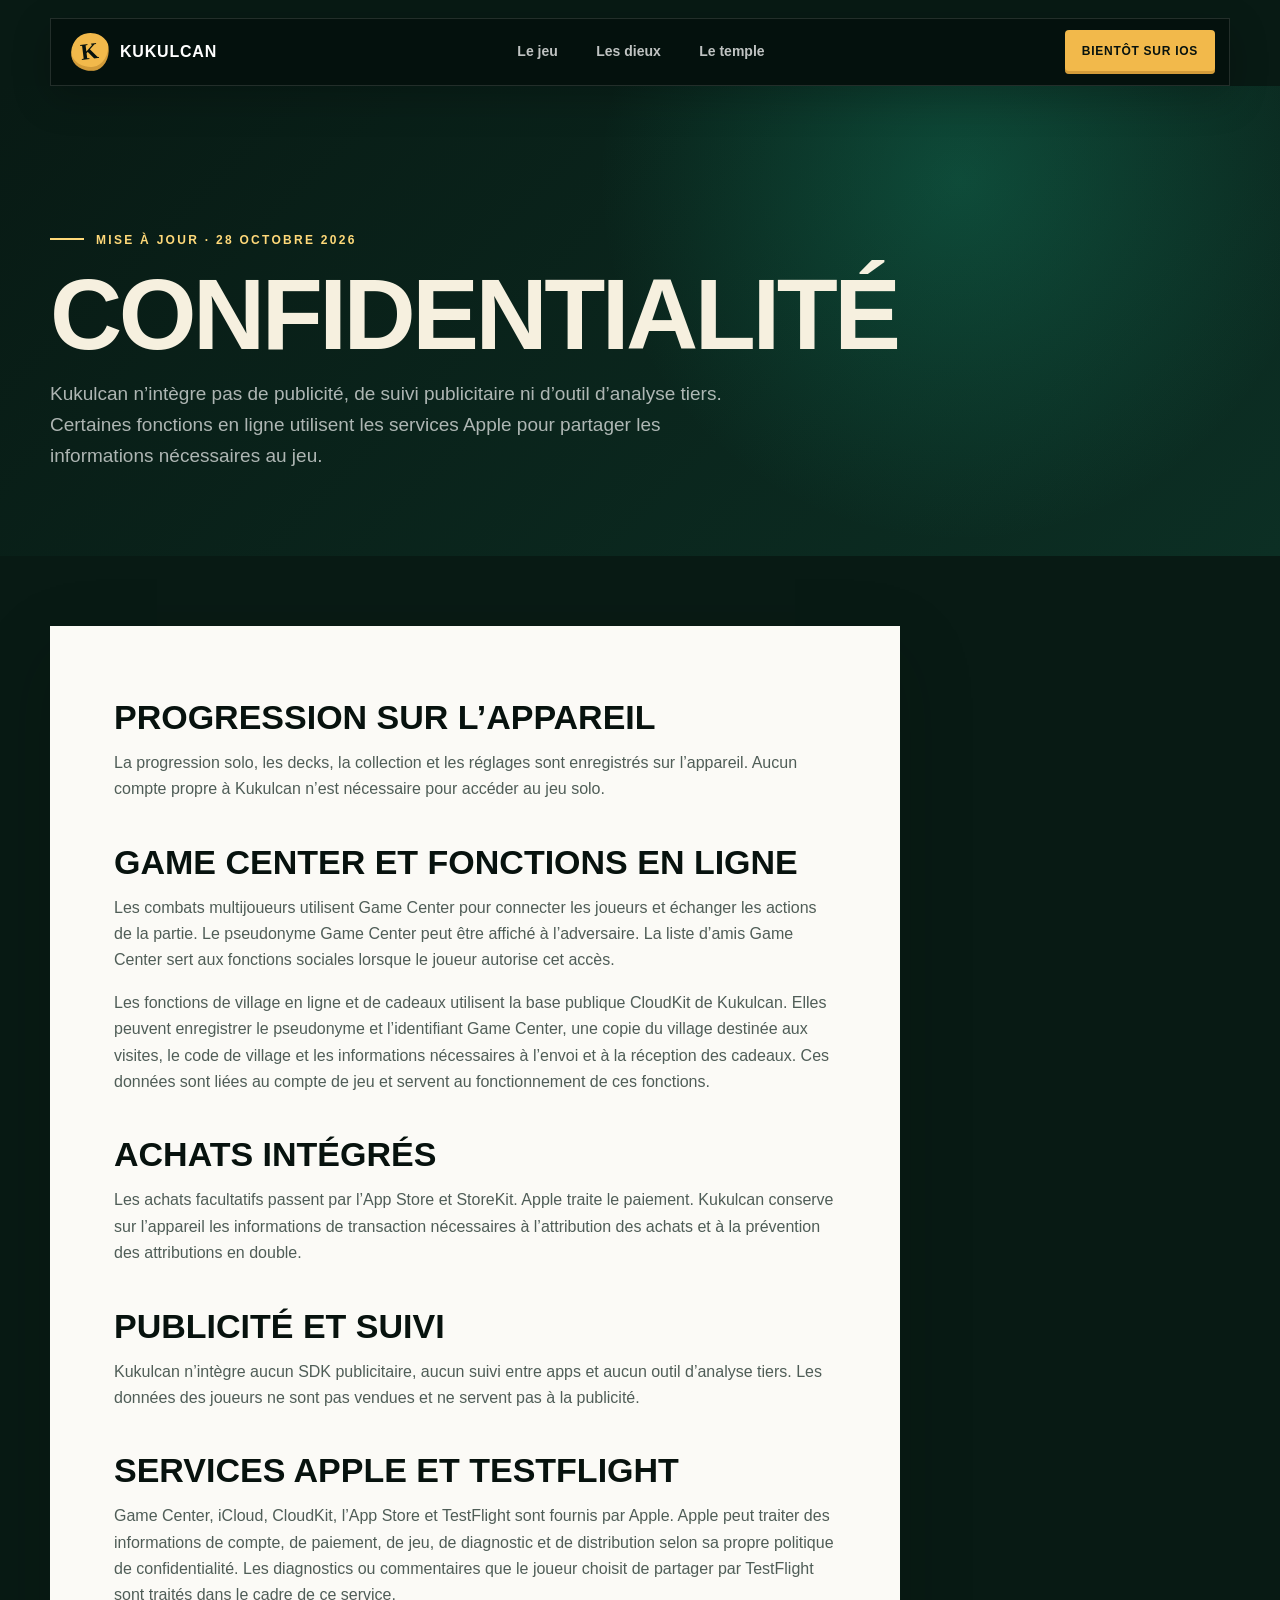
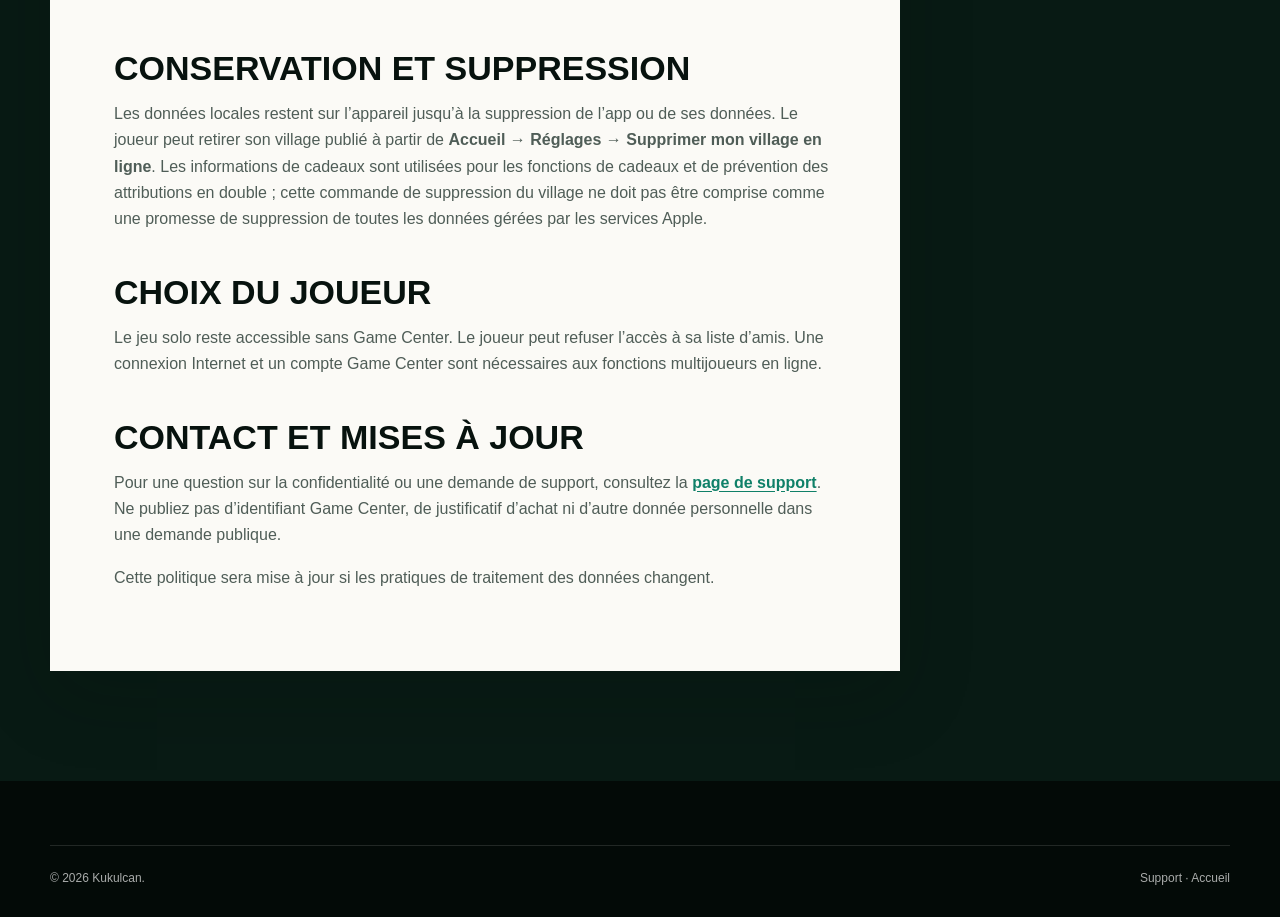
<file: privacy.html>
<!doctype html>
<html lang="fr">
<head>
  <meta charset="utf-8">
  <meta name="viewport" content="width=device-width, initial-scale=1">
  <meta name="theme-color" content="#081a14">
  <meta name="description" content="Politique de confidentialité de Kukulcan.">
  <title>Confidentialité — Kukulcan</title>
  <link rel="icon" href="favicon.svg" type="image/svg+xml">
  <link rel="stylesheet" href="styles.css">
</head>
<body class="page-shell">
  <header class="site-header page-header">
    <a class="brand" href="index.html" aria-label="Kukulcan — Accueil"><span class="brand-mark" aria-hidden="true">K</span><span class="brand-name">Kukulcan</span></a>
    <nav class="main-nav" aria-label="Navigation principale"><a href="index.html#jeu">Le jeu</a><a href="index.html#dieux">Les dieux</a><a href="index.html#temple">Le temple</a></nav>
    <a class="nav-cta" href="index.html#beta">Bientôt sur iOS</a>
  </header>
  <main>
    <section class="page-hero"><div class="wrap"><p class="eyebrow light">Mise à jour · 28 octobre 2026</p><h1>Confidentialité</h1><p>Kukulcan n’intègre pas de publicité, de suivi publicitaire ni d’outil d’analyse tiers. Certaines fonctions en ligne utilisent les services Apple pour partager les informations nécessaires au jeu.</p></div></section>
    <section class="content-page"><div class="wrap"><article class="content-panel">
      <h2>Progression sur l’appareil</h2>
      <p>La progression solo, les decks, la collection et les réglages sont enregistrés sur l’appareil. Aucun compte propre à Kukulcan n’est nécessaire pour accéder au jeu solo.</p>
      <h2>Game Center et fonctions en ligne</h2>
      <p>Les combats multijoueurs utilisent Game Center pour connecter les joueurs et échanger les actions de la partie. Le pseudonyme Game Center peut être affiché à l’adversaire. La liste d’amis Game Center sert aux fonctions sociales lorsque le joueur autorise cet accès.</p>
      <p>Les fonctions de village en ligne et de cadeaux utilisent la base publique CloudKit de Kukulcan. Elles peuvent enregistrer le pseudonyme et l’identifiant Game Center, une copie du village destinée aux visites, le code de village et les informations nécessaires à l’envoi et à la réception des cadeaux. Ces données sont liées au compte de jeu et servent au fonctionnement de ces fonctions.</p>
      <h2>Achats intégrés</h2>
      <p>Les achats facultatifs passent par l’App Store et StoreKit. Apple traite le paiement. Kukulcan conserve sur l’appareil les informations de transaction nécessaires à l’attribution des achats et à la prévention des attributions en double.</p>
      <h2>Publicité et suivi</h2>
      <p>Kukulcan n’intègre aucun SDK publicitaire, aucun suivi entre apps et aucun outil d’analyse tiers. Les données des joueurs ne sont pas vendues et ne servent pas à la publicité.</p>
      <h2>Services Apple et TestFlight</h2>
      <p>Game Center, iCloud, CloudKit, l’App Store et TestFlight sont fournis par Apple. Apple peut traiter des informations de compte, de paiement, de jeu, de diagnostic et de distribution selon sa propre politique de confidentialité. Les diagnostics ou commentaires que le joueur choisit de partager par TestFlight sont traités dans le cadre de ce service.</p>
      <h2>Conservation et suppression</h2>
      <p>Les données locales restent sur l’appareil jusqu’à la suppression de l’app ou de ses données. Le joueur peut retirer son village publié à partir de <strong>Accueil → Réglages → Supprimer mon village en ligne</strong>. Les informations de cadeaux sont utilisées pour les fonctions de cadeaux et de prévention des attributions en double ; cette commande de suppression du village ne doit pas être comprise comme une promesse de suppression de toutes les données gérées par les services Apple.</p>
      <h2>Choix du joueur</h2>
      <p>Le jeu solo reste accessible sans Game Center. Le joueur peut refuser l’accès à sa liste d’amis. Une connexion Internet et un compte Game Center sont nécessaires aux fonctions multijoueurs en ligne.</p>
      <h2>Contact et mises à jour</h2>
      <p>Pour une question sur la confidentialité ou une demande de support, consultez la <a href="support.html">page de support</a>. Ne publiez pas d’identifiant Game Center, de justificatif d’achat ni d’autre donnée personnelle dans une demande publique.</p>
      <p>Cette politique sera mise à jour si les pratiques de traitement des données changent.</p>
    </article></div></section>
  </main>
  <footer class="site-footer"><div class="wrap footer-bottom"><p>© 2026 Kukulcan.</p><p><a href="support.html">Support</a> · <a href="index.html">Accueil</a></p></div></footer>
</body>
</html>
</file>
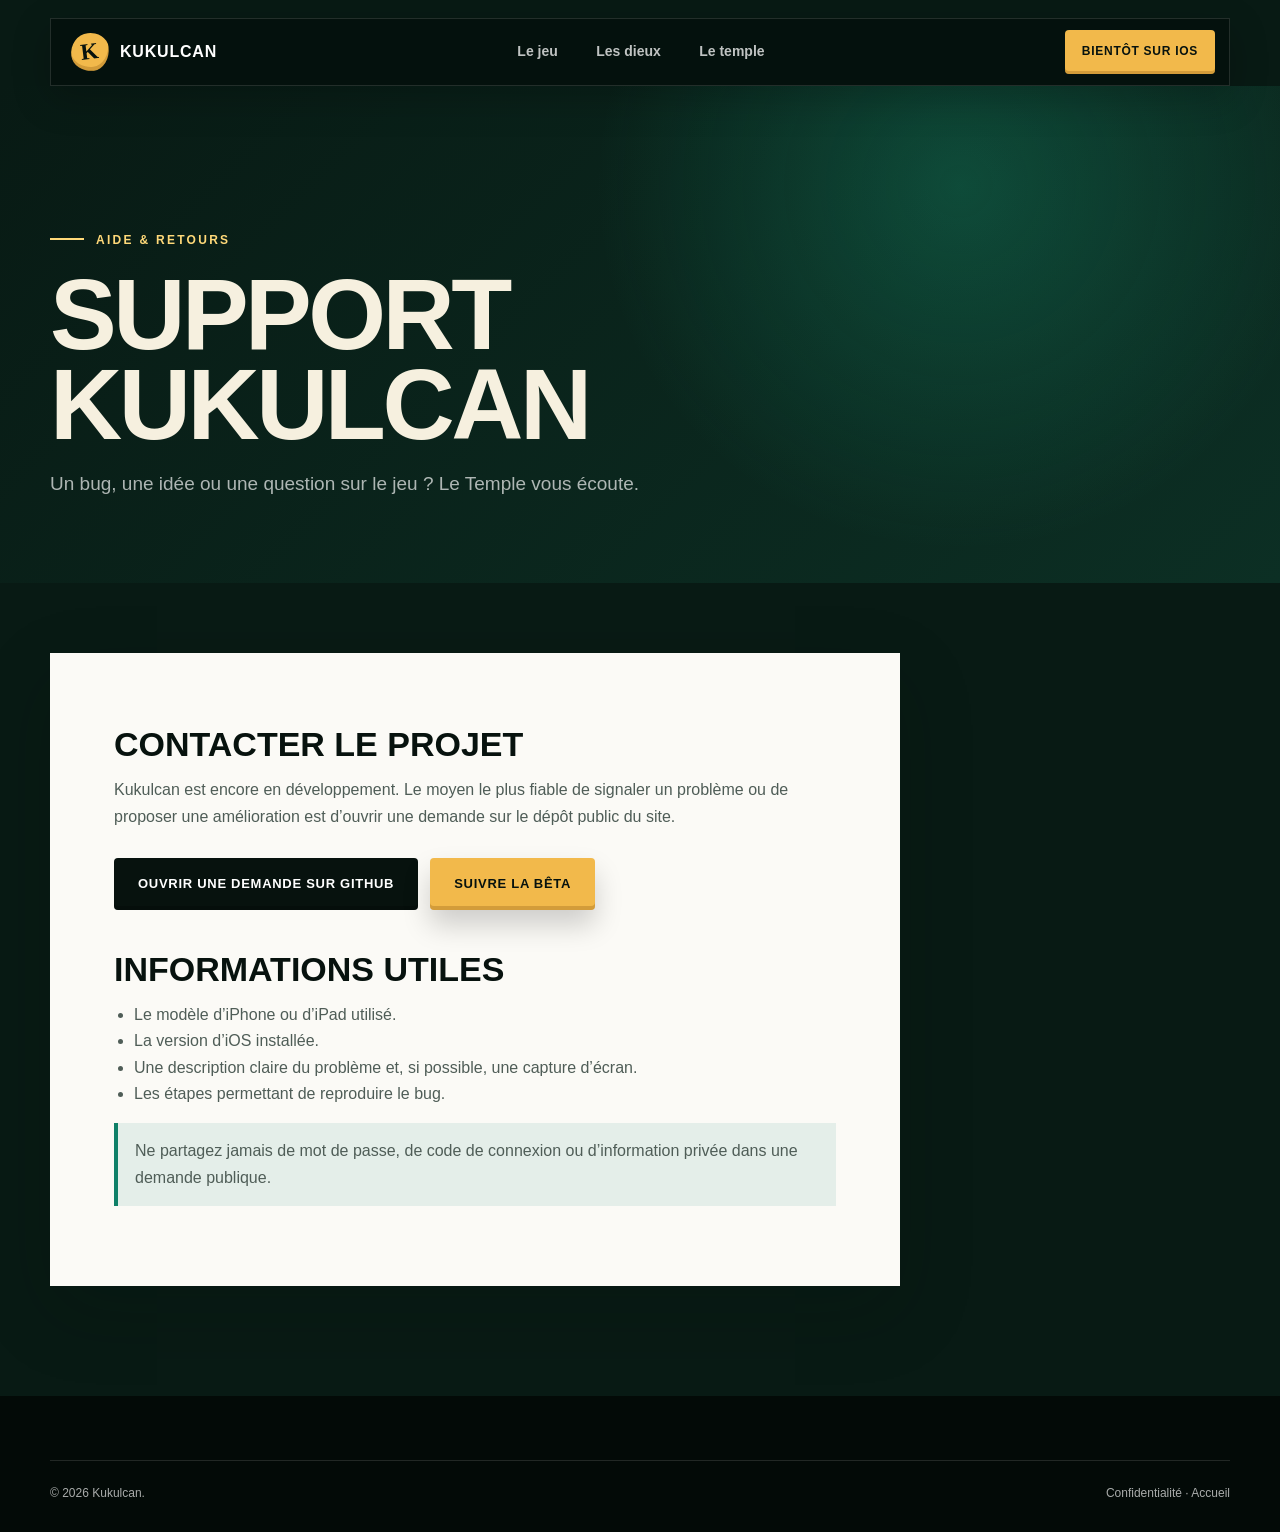
<file: support.html>
<!doctype html>
<html lang="fr">
<head>
  <meta charset="utf-8">
  <meta name="viewport" content="width=device-width, initial-scale=1">
  <meta name="theme-color" content="#081a14">
  <meta name="description" content="Support et aide pour Kukulcan.">
  <title>Support — Kukulcan</title>
  <link rel="icon" href="favicon.svg" type="image/svg+xml">
  <link rel="stylesheet" href="styles.css">
</head>
<body class="page-shell">
  <header class="site-header page-header">
    <a class="brand" href="index.html" aria-label="Kukulcan — Accueil"><span class="brand-mark" aria-hidden="true">K</span><span class="brand-name">Kukulcan</span></a>
    <nav class="main-nav" aria-label="Navigation principale"><a href="index.html#jeu">Le jeu</a><a href="index.html#dieux">Les dieux</a><a href="index.html#temple">Le temple</a></nav>
    <a class="nav-cta" href="index.html#beta">Bientôt sur iOS</a>
  </header>
  <main>
    <section class="page-hero"><div class="wrap"><p class="eyebrow light">Aide & retours</p><h1>Support Kukulcan</h1><p>Un bug, une idée ou une question sur le jeu ? Le Temple vous écoute.</p></div></section>
    <section class="content-page"><div class="wrap"><article class="content-panel">
      <h2>Contacter le projet</h2>
      <p>Kukulcan est encore en développement. Le moyen le plus fiable de signaler un problème ou de proposer une amélioration est d’ouvrir une demande sur le dépôt public du site.</p>
      <div class="support-actions"><a class="button button-dark" href="https://github.com/Joreach3023/Kukulcan-site/issues/new" target="_blank" rel="noreferrer">Ouvrir une demande sur GitHub</a><a class="button button-gold" href="index.html#beta">Suivre la bêta</a></div>
      <h2>Informations utiles</h2>
      <ul><li>Le modèle d’iPhone ou d’iPad utilisé.</li><li>La version d’iOS installée.</li><li>Une description claire du problème et, si possible, une capture d’écran.</li><li>Les étapes permettant de reproduire le bug.</li></ul>
      <p class="note">Ne partagez jamais de mot de passe, de code de connexion ou d’information privée dans une demande publique.</p>
    </article></div></section>
  </main>
  <footer class="site-footer"><div class="wrap footer-bottom"><p>© 2026 Kukulcan.</p><p><a href="privacy.html">Confidentialité</a> · <a href="index.html">Accueil</a></p></div></footer>
</body>
</html>
</file>
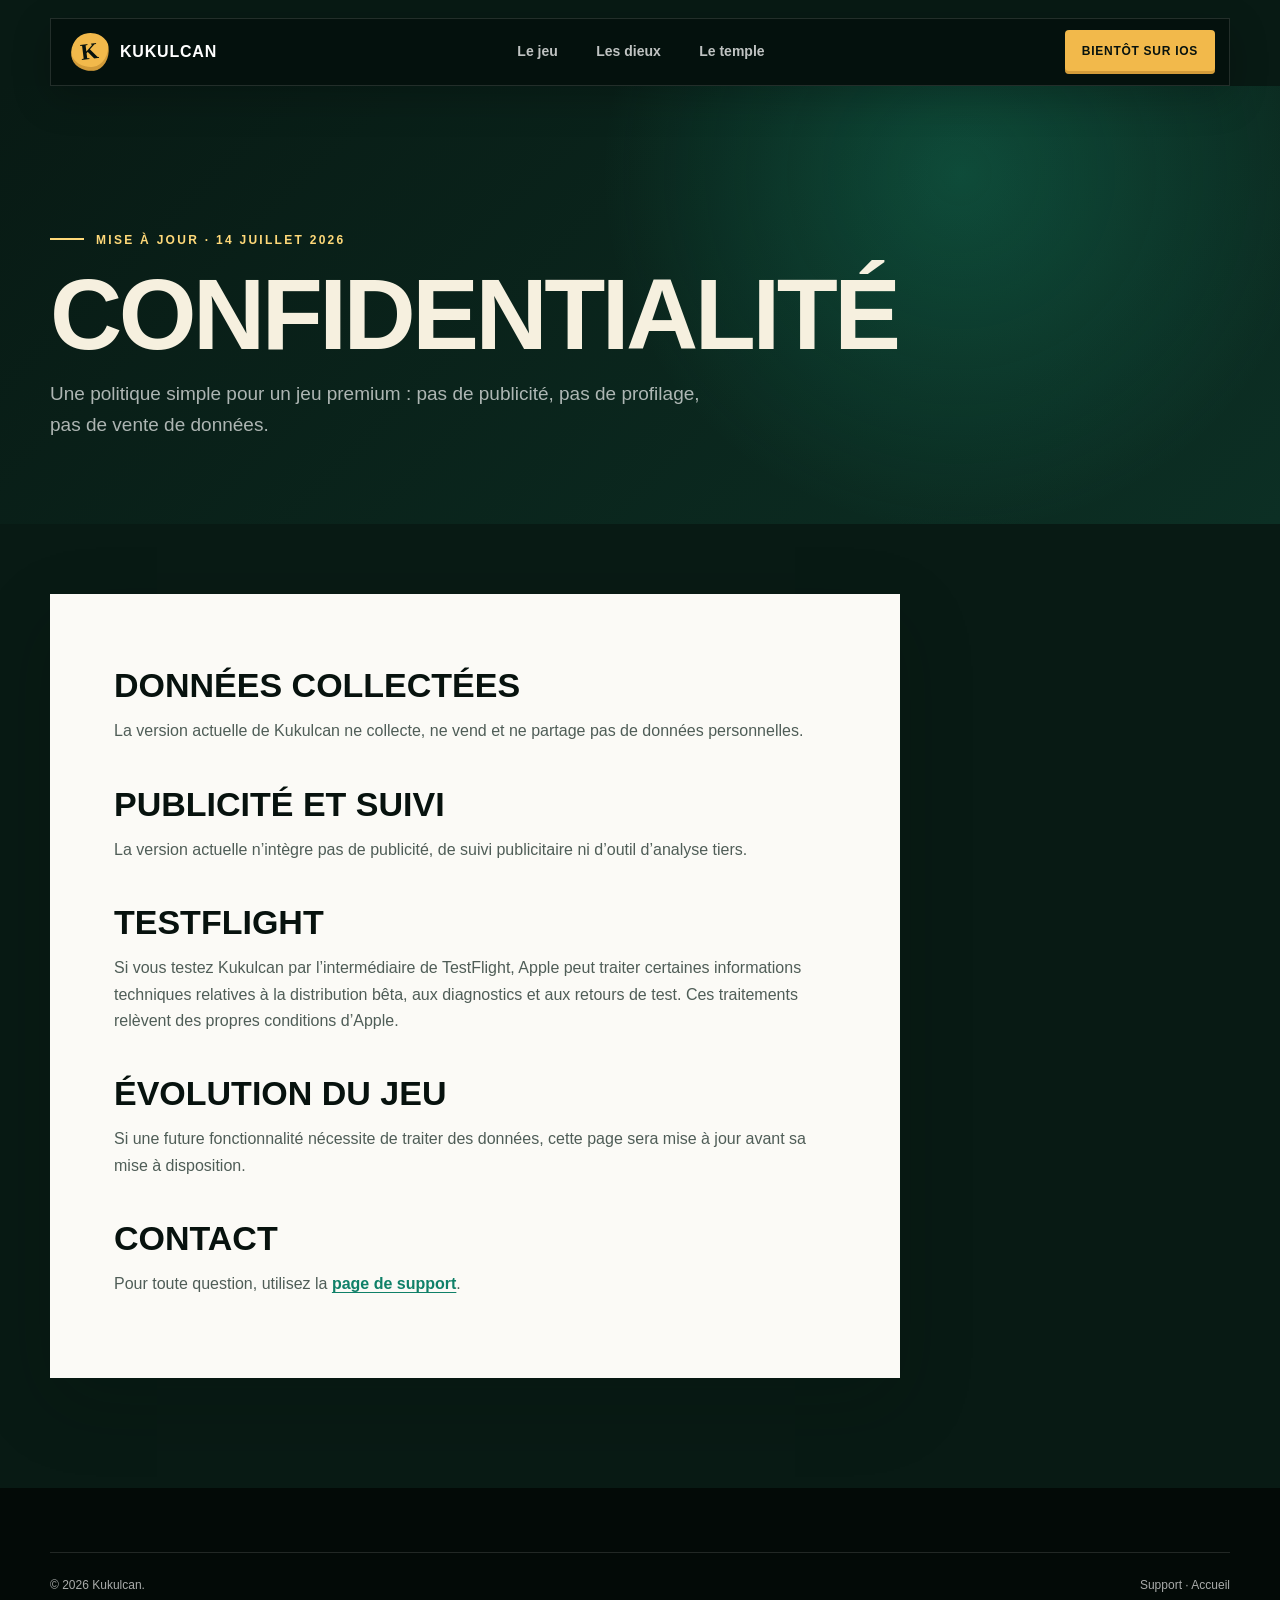
<file: website/privacy.html>
<!doctype html>
<html lang="fr">
<head>
  <meta charset="utf-8">
  <meta name="viewport" content="width=device-width, initial-scale=1">
  <meta name="theme-color" content="#081a14">
  <meta name="description" content="Politique de confidentialité de Kukulcan.">
  <title>Confidentialité — Kukulcan</title>
  <link rel="icon" href="favicon.svg" type="image/svg+xml">
  <link rel="stylesheet" href="styles.css">
</head>
<body class="page-shell">
  <header class="site-header page-header">
    <a class="brand" href="index.html" aria-label="Kukulcan — Accueil"><span class="brand-mark" aria-hidden="true">K</span><span class="brand-name">Kukulcan</span></a>
    <nav class="main-nav" aria-label="Navigation principale"><a href="index.html#jeu">Le jeu</a><a href="index.html#dieux">Les dieux</a><a href="index.html#temple">Le temple</a></nav>
    <a class="nav-cta" href="index.html#beta">Bientôt sur iOS</a>
  </header>
  <main>
    <section class="page-hero"><div class="wrap"><p class="eyebrow light">Mise à jour · 14 juillet 2026</p><h1>Confidentialité</h1><p>Une politique simple pour un jeu premium : pas de publicité, pas de profilage, pas de vente de données.</p></div></section>
    <section class="content-page"><div class="wrap"><article class="content-panel">
      <h2>Données collectées</h2><p>La version actuelle de Kukulcan ne collecte, ne vend et ne partage pas de données personnelles.</p>
      <h2>Publicité et suivi</h2><p>La version actuelle n’intègre pas de publicité, de suivi publicitaire ni d’outil d’analyse tiers.</p>
      <h2>TestFlight</h2><p>Si vous testez Kukulcan par l’intermédiaire de TestFlight, Apple peut traiter certaines informations techniques relatives à la distribution bêta, aux diagnostics et aux retours de test. Ces traitements relèvent des propres conditions d’Apple.</p>
      <h2>Évolution du jeu</h2><p>Si une future fonctionnalité nécessite de traiter des données, cette page sera mise à jour avant sa mise à disposition.</p>
      <h2>Contact</h2><p>Pour toute question, utilisez la <a href="support.html">page de support</a>.</p>
    </article></div></section>
  </main>
  <footer class="site-footer"><div class="wrap footer-bottom"><p>© 2026 Kukulcan.</p><p><a href="support.html">Support</a> · <a href="index.html">Accueil</a></p></div></footer>
</body>
</html>
</file>
<file: styles.css>
:root {
  --ink: #07120e;
  --deep: #081a14;
  --forest: #0d3327;
  --jade: #1abf91;
  --jade-dark: #0f8068;
  --turquoise: #32d7c4;
  --gold: #f2b94b;
  --gold-light: #ffd979;
  --coral: #e76143;
  --cream: #f6f0df;
  --paper: #fbfaf6;
  --mist: #dfe9e3;
  --white: #fff;
  --shadow: 0 26px 70px rgb(3 18 12 / 20%);
  --wrap: min(1180px, calc(100% - 48px));
  --display: Impact, Haettenschweiler, "Arial Narrow Bold", "Franklin Gothic Condensed", sans-serif;
  --body: Inter, ui-sans-serif, -apple-system, BlinkMacSystemFont, "Segoe UI", sans-serif;
}

* { box-sizing: border-box; }
html { scroll-behavior: smooth; overflow-x: hidden; }
body {
  margin: 0;
  background: var(--paper);
  color: var(--ink);
  font-family: var(--body);
  font-size: 16px;
  line-height: 1.65;
  overflow-x: hidden;
}
body.menu-open { overflow: hidden; }
img { display: block; max-width: 100%; height: auto; }
a { color: inherit; text-decoration: none; }
button, input { font: inherit; }

.wrap { width: var(--wrap); margin-inline: auto; }
.section { padding: 112px 0; }
.sr-only {
  position: absolute; width: 1px; height: 1px; padding: 0; margin: -1px;
  overflow: hidden; clip: rect(0, 0, 0, 0); white-space: nowrap; border: 0;
}
.skip-link {
  position: fixed; z-index: 1000; top: 8px; left: 8px; padding: 10px 14px;
  color: var(--white); background: var(--ink); transform: translateY(-150%);
}
.skip-link:focus { transform: translateY(0); }
:focus-visible { outline: 3px solid var(--gold); outline-offset: 4px; }

.site-header {
  position: fixed; z-index: 100; top: 18px; left: 50%; display: grid;
  grid-template-columns: auto 1fr auto; align-items: center; width: min(1180px, calc(100% - 40px));
  min-height: 68px; padding: 0 14px 0 20px; color: var(--white);
  background: rgb(4 17 13 / 91%); border: 1px solid rgb(255 255 255 / 12%);
  box-shadow: 0 12px 38px rgb(0 0 0 / 22%); transform: translateX(-50%);
  transition: top .25s ease, background .25s ease, min-height .25s ease;
}
.site-header.is-scrolled { top: 8px; min-height: 60px; background: rgb(4 17 13 / 97%); backdrop-filter: blur(14px); }
.brand { display: inline-flex; align-items: center; gap: 11px; font-weight: 900; letter-spacing: .05em; text-transform: uppercase; }
.brand-mark {
  display: grid; place-items: center; width: 38px; aspect-ratio: 1; color: var(--ink);
  background: var(--gold); border-radius: 50% 50% 46% 54% / 54% 42% 58% 46%;
  box-shadow: inset 0 -4px 0 rgb(112 64 7 / 25%); font-family: Georgia, serif; font-size: 23px;
  transform: rotate(-7deg);
}
.brand-mark::first-letter { transform: rotate(7deg); }
.brand-name { font-size: 16px; }
.main-nav { display: flex; align-items: center; justify-content: center; gap: clamp(22px, 3vw, 44px); }
.main-nav a { position: relative; color: rgb(255 255 255 / 75%); font-size: 14px; font-weight: 800; }
.main-nav a::after {
  content: ""; position: absolute; right: 0; bottom: -9px; left: 0; height: 2px;
  background: var(--gold); transform: scaleX(0); transform-origin: left; transition: transform .2s ease;
}
.main-nav a:hover, .main-nav a:focus-visible { color: var(--white); }
.main-nav a:hover::after { transform: scaleX(1); }
.nav-cta {
  padding: 12px 17px; color: var(--ink); background: var(--gold); border-radius: 4px;
  font-size: 12px; font-weight: 900; letter-spacing: .06em; text-transform: uppercase;
  box-shadow: inset 0 -3px 0 rgb(112 64 7 / 24%); transition: transform .2s ease, background .2s ease;
}
.nav-cta:hover { background: var(--gold-light); transform: translateY(-2px); }
.menu-toggle { display: none; width: 42px; height: 42px; padding: 9px; background: transparent; border: 0; }
.menu-toggle span:not(.sr-only) { display: block; width: 100%; height: 2px; margin: 5px 0; background: var(--white); transition: .2s ease; }

.hero { position: relative; min-height: 780px; height: 94svh; max-height: 980px; color: var(--white); background: var(--deep); overflow: hidden; }
.hero-backdrop, .hero-shade { position: absolute; inset: 0; }
.hero-backdrop { background: url("assets/hero-kukulcan.webp") 58% center / cover no-repeat; transform: scale(1.015); }
.hero-shade {
  background: linear-gradient(90deg, rgb(4 17 14 / 94%) 0%, rgb(4 17 14 / 73%) 29%, rgb(4 17 14 / 13%) 63%, rgb(4 17 14 / 8%) 100%),
              linear-gradient(0deg, rgb(4 17 14 / 75%) 0%, transparent 36%);
}
.hero-copy { position: relative; z-index: 2; padding-top: clamp(180px, 23vh, 245px); }
.eyebrow {
  margin: 0 0 18px; color: var(--jade-dark); font-size: 12px; font-weight: 900;
  letter-spacing: .19em; text-transform: uppercase;
}
.eyebrow::before { content: ""; display: inline-block; width: 34px; height: 2px; margin: 0 12px 4px 0; background: currentColor; }
.eyebrow.light { color: var(--gold-light); }
.hero-wordmark {
  margin: 0 0 -7px; color: var(--gold); font-family: Georgia, "Times New Roman", serif;
  font-size: clamp(28px, 4vw, 54px); font-style: italic; font-weight: 700; letter-spacing: -.06em;
  text-shadow: 0 3px 0 #5c2e0b, 0 8px 24px rgb(0 0 0 / 35%);
}
.hero h1, .section h2, .temple h2, .beta h2, .page-hero h1 {
  margin: 0; font-family: var(--display); font-weight: 900; letter-spacing: -.035em;
  line-height: .9; text-transform: uppercase;
}
.hero h1 { max-width: 700px; font-size: clamp(67px, 9.4vw, 126px); text-wrap: balance; }
.hero-lede { max-width: 580px; margin: 26px 0 0; color: rgb(255 255 255 / 82%); font-size: clamp(17px, 2vw, 21px); line-height: 1.55; }
.hero-actions { display: flex; align-items: center; gap: 30px; margin-top: 35px; }
.button {
  display: inline-flex; align-items: center; justify-content: center; min-height: 52px; padding: 0 24px;
  border: 0; border-radius: 4px; font-size: 13px; font-weight: 900; letter-spacing: .055em;
  text-transform: uppercase; transition: transform .2s ease, background .2s ease, color .2s ease;
}
.button:hover { transform: translateY(-3px); }
.button-gold { color: var(--ink); background: var(--gold); box-shadow: inset 0 -4px 0 rgb(112 64 7 / 24%), 0 15px 28px rgb(0 0 0 / 18%); }
.button-gold:hover { background: var(--gold-light); }
.button-dark { color: var(--white); background: var(--ink); box-shadow: inset 0 -4px 0 rgb(0 0 0 / 25%); }
.button-dark:hover { background: var(--forest); }
.button-cream { color: var(--ink); background: var(--cream); box-shadow: inset 0 -4px 0 rgb(83 44 11 / 18%); }
.button-cream:hover { background: var(--white); }
.text-link { display: inline-flex; gap: 8px; align-items: center; font-size: 13px; font-weight: 900; letter-spacing: .04em; text-transform: uppercase; }
.text-link span { transition: transform .2s ease; }
.text-link:hover span { transform: translateX(5px); }
.light-link { color: var(--white); }
.hero-stats {
  position: absolute; z-index: 2; right: 0; bottom: 27px; left: 0; display: flex; justify-content: flex-end; gap: 1px;
}
.hero-stats div { display: grid; grid-template-columns: auto auto; align-items: center; gap: 10px; min-width: 166px; padding: 15px 20px; background: rgb(4 17 13 / 74%); border-left: 2px solid var(--gold); backdrop-filter: blur(8px); }
.hero-stats dt { color: var(--gold-light); font-family: var(--display); font-size: 31px; line-height: 1; }
.hero-stats dd { margin: 0; color: rgb(255 255 255 / 68%); font-size: 11px; font-weight: 800; line-height: 1.25; text-transform: uppercase; }
.scroll-cue { position: absolute; z-index: 3; bottom: 26px; left: 28px; display: grid; place-items: center; width: 34px; height: 54px; border: 1px solid rgb(255 255 255 / 42%); border-radius: 20px; }
.scroll-cue span { width: 4px; height: 8px; background: var(--gold); border-radius: 4px; animation: scroll 1.8s infinite; }
@keyframes scroll { 0%,100% { transform: translateY(-8px); opacity: .35; } 50% { transform: translateY(8px); opacity: 1; } }

.trailer { position: relative; color: var(--white); background: #04110d; overflow: hidden; }
.trailer::before {
  content: ""; position: absolute; top: -260px; left: 50%; width: 760px; aspect-ratio: 1;
  background: radial-gradient(circle, rgb(26 191 145 / 22%), transparent 67%); transform: translateX(-50%);
}
.trailer-heading { position: relative; display: grid; grid-template-columns: 1.15fr .85fr; align-items: end; gap: 70px; margin-bottom: 48px; }
.trailer-heading h2 { max-width: 780px; font-size: clamp(54px, 7vw, 92px); }
.trailer-heading > p { max-width: 470px; margin: 0 0 7px; color: rgb(255 255 255 / 68%); font-size: 18px; }
.trailer-stage {
  position: relative; padding: 12px; background: linear-gradient(135deg, rgb(242 185 75 / 55%), rgb(26 191 145 / 45%));
  border: 1px solid rgb(255 255 255 / 16%); box-shadow: 0 38px 90px rgb(0 0 0 / 46%);
}
.trailer-player { display: block; width: 100%; aspect-ratio: 16 / 9; background: #000; object-fit: contain; }

.intro { background: var(--paper); }
.split { display: grid; grid-template-columns: minmax(0, 1.08fr) minmax(0, .92fr); align-items: center; gap: clamp(55px, 7vw, 100px); }
.device-stage { position: relative; min-height: 520px; display: grid; place-items: center; }
.device-glow { position: absolute; width: 65%; aspect-ratio: 1; background: var(--jade); filter: blur(80px); opacity: .18; border-radius: 50%; }
.device-frame { position: relative; z-index: 1; width: min(100%, 650px); margin: 0; padding: 13px; background: #121a17; border: 3px solid #26332e; border-radius: 42px; box-shadow: var(--shadow); transform: rotate(-3deg); }
.device-frame::before { content: ""; position: absolute; z-index: 2; top: 20px; left: 50%; width: 90px; height: 13px; background: #07100c; border-radius: 10px; transform: translateX(-50%); }
.device-frame img { aspect-ratio: 1.5; object-fit: cover; border-radius: 29px; }
.floating-token { position: absolute; z-index: 2; display: grid; place-items: center; width: 72px; aspect-ratio: 1; border-radius: 50%; font-size: 28px; box-shadow: 0 16px 30px rgb(0 0 0 / 22%); }
.token-blood { top: 6%; right: 1%; color: #ffd7c3; background: #a82f23; border: 5px solid #d96545; transform: rotate(12deg); }
.token-jade { bottom: 5%; left: 3%; color: var(--gold-light); background: var(--jade-dark); border: 5px solid var(--turquoise); transform: rotate(-12deg); }
.section-copy h2, .section-heading h2, .news-heading h2 { font-size: clamp(52px, 6.1vw, 80px); }
.section-copy .lede { margin: 27px 0 30px; color: #3c4b45; font-size: 18px; }
.feature-list { display: grid; gap: 0; margin: 0 0 36px; padding: 0; list-style: none; border-top: 1px solid #ccd7d1; }
.feature-list li { display: grid; grid-template-columns: 40px minmax(0, 1fr); gap: 10px; padding: 15px 0; border-bottom: 1px solid #ccd7d1; color: #44534d; }
.feature-list li span { color: var(--coral); font-size: 11px; font-weight: 900; }
.feature-list li p { margin: 0; }
.feature-list strong { color: var(--ink); }

.pillars { position: relative; background: #eee9da; overflow: hidden; }
.pillars::before {
  content: ""; position: absolute; top: -190px; right: -130px; width: 450px; aspect-ratio: 1;
  border: 80px double rgb(14 126 102 / 8%); border-radius: 50%;
}
.section-heading { position: relative; max-width: 760px; margin-bottom: 55px; }
.pillar-grid { position: relative; display: grid; grid-template-columns: repeat(3, 1fr); gap: 22px; }
.pillar-card { position: relative; min-height: 365px; padding: 36px; background: var(--paper); border-top: 5px solid var(--jade-dark); box-shadow: 0 15px 35px rgb(31 42 36 / 8%); overflow: hidden; transition: transform .25s ease, box-shadow .25s ease; }
.pillar-card:hover { transform: translateY(-8px); box-shadow: 0 24px 50px rgb(31 42 36 / 14%); }
.pillar-card:nth-child(2) { border-color: var(--gold); }
.pillar-card:nth-child(3) { border-color: var(--coral); }
.pillar-icon { display: grid; place-items: center; width: 72px; height: 72px; margin-bottom: 42px; background: #dfeee8; border-radius: 50%; }
.pillar-icon::before, .pillar-icon::after { content: ""; position: absolute; }
.icon-blade::before { width: 9px; height: 45px; background: var(--jade-dark); clip-path: polygon(50% 0, 100% 78%, 50% 100%, 0 78%); transform: rotate(38deg); }
.icon-sun { background: #fff0c9; }
.icon-sun::before { width: 31px; aspect-ratio: 1; border: 7px double #b37711; border-radius: 50%; box-shadow: 0 -20px 0 -14px #b37711, 0 20px 0 -14px #b37711, 20px 0 0 -14px #b37711, -20px 0 0 -14px #b37711; }
.icon-path { background: #f7ddd6; }
.icon-path::before { width: 46px; height: 42px; border: 5px dashed var(--coral); border-width: 0 0 5px 5px; border-radius: 0 0 0 70%; transform: rotate(-25deg); }
.card-number { position: absolute; top: 30px; right: 30px; margin: 0; color: #ced8d3; font-family: var(--display); font-size: 44px; line-height: 1; }
.pillar-card h3 { margin: 0 0 14px; font-family: var(--display); font-size: 30px; line-height: 1; text-transform: uppercase; }
.pillar-card p:last-child { margin: 0; color: #55635d; }

.gods { color: var(--white); background: var(--deep); overflow: hidden; }
.gods-heading { display: grid; grid-template-columns: 1.2fr .8fr; align-items: end; gap: 80px; margin-bottom: 55px; }
.gods-heading h2 { max-width: 780px; font-size: clamp(54px, 7vw, 92px); }
.gods-heading > p { margin: 0 0 5px; color: rgb(255 255 255 / 66%); }
.god-rail { display: grid; grid-auto-flow: column; grid-auto-columns: minmax(220px, 1fr); gap: 12px; width: 100%; max-width: 100vw; min-width: 0; padding: 0 max(24px, calc((100vw - 1180px) / 2)) 20px; overflow-x: auto; overflow-y: hidden; scroll-snap-type: x mandatory; scrollbar-color: var(--jade) transparent; }
.god-card { position: relative; min-height: 360px; padding: 24px; border: 1px solid rgb(255 255 255 / 10%); background: linear-gradient(160deg, #164d3d, #081a14 68%); overflow: hidden; scroll-snap-align: start; }
.god-card::before { content: ""; position: absolute; inset: auto -35% -30% -35%; height: 66%; background: radial-gradient(circle, var(--a, #28b68e), transparent 68%); opacity: .45; }
.god-card > span { position: relative; display: grid; place-items: center; height: 215px; color: var(--b, var(--gold-light)); font-family: Georgia, serif; font-size: 105px; text-shadow: 0 15px 45px currentColor; transition: transform .3s ease; }
.god-card:hover > span { transform: translateY(-8px) scale(1.05) rotate(-4deg); }
.god-card h3 { position: relative; margin: 25px 0 0; font-family: var(--display); font-size: 30px; line-height: 1; text-transform: uppercase; }
.god-card p { position: relative; margin: 8px 0 0; color: rgb(255 255 255 / 55%); font-size: 12px; font-weight: 900; letter-spacing: .08em; text-transform: uppercase; }
.god-ixchel { --a: #7c55b8; --b: #cdb9ff; }
.god-chaac { --a: #2c82c9; --b: #8fdcf8; }
.god-kinich { --a: #e59823; --b: #ffdb71; }
.god-ahpuch { --a: #9a3c5e; --b: #ec89a5; }
.god-itzamna { --a: #cfb357; --b: #f5e3a1; }
.god-buluc { --a: #bf3e2c; --b: #ff8d6a; }

.temple { position: relative; min-height: 760px; display: flex; align-items: center; color: var(--white); background: var(--deep); overflow: hidden; }
.temple > img, .temple-shade { position: absolute; inset: 0; width: 100%; height: 100%; }
.temple > img { object-fit: cover; object-position: center; }
.temple-shade { background: linear-gradient(90deg, rgb(5 22 17 / 94%) 0%, rgb(5 22 17 / 70%) 38%, rgb(5 22 17 / 9%) 70%), linear-gradient(0deg, rgb(5 22 17 / 55%), transparent 45%); }
.temple-copy { position: relative; z-index: 1; }
.temple-copy h2 { font-size: clamp(72px, 9vw, 122px); }
.temple-copy > p:not(.eyebrow) { max-width: 560px; color: rgb(255 255 255 / 77%); font-size: 19px; }
.temple-badges { display: flex; flex-wrap: wrap; gap: 10px; max-width: 620px; margin-top: 30px; }
.temple-badges span { padding: 9px 12px; color: var(--cream); background: rgb(3 20 14 / 72%); border: 1px solid rgb(255 217 121 / 40%); font-size: 11px; font-weight: 900; letter-spacing: .07em; text-transform: uppercase; backdrop-filter: blur(7px); }

.news { background: var(--paper); }
.news-heading { display: flex; align-items: end; justify-content: space-between; gap: 40px; margin-bottom: 48px; }
.news-grid { display: grid; grid-template-columns: repeat(2, 1fr); gap: 24px; }
.news-card { padding-bottom: 25px; }
.news-image { position: relative; overflow: hidden; aspect-ratio: 1.65; margin-bottom: 24px; background: #d4ddd7; }
.news-image::after { content: ""; position: absolute; inset: 0; border: 1px solid rgb(7 18 14 / 9%); pointer-events: none; }
.news-image img { width: 100%; height: 100%; object-fit: cover; transition: transform .5s ease; }
.news-card:hover .news-image img { transform: scale(1.035); }
.news-meta { display: flex; gap: 14px; align-items: center; color: #76817c; font-size: 11px; font-weight: 800; letter-spacing: .06em; text-transform: uppercase; }
.news-meta span { padding: 5px 9px; color: var(--ink); background: var(--gold); border-radius: 20px; }
.news-card:nth-child(2) .news-meta span { color: var(--white); background: var(--jade-dark); }
.news-card h3 { max-width: 540px; margin: 17px 0 10px; font-family: var(--display); font-size: clamp(31px, 3.4vw, 44px); line-height: 1; text-transform: uppercase; }
.news-card > p { max-width: 530px; margin: 0; color: #596761; }

.beta { position: relative; padding: 105px 0; color: var(--white); background: var(--coral); overflow: hidden; }
.beta::before { content: ""; position: absolute; inset: 0; background: repeating-linear-gradient(135deg, transparent 0 54px, rgb(94 24 12 / 9%) 54px 56px); }
.beta-copy { position: relative; z-index: 1; max-width: 900px; text-align: center; }
.beta .eyebrow::before { display: none; }
.beta h2 { font-size: clamp(55px, 8vw, 102px); }
.beta-copy > p:not(.eyebrow) { max-width: 670px; margin: 25px auto 32px; color: rgb(255 255 255 / 84%); font-size: 19px; }
.beta-glyph { position: absolute; color: rgb(99 24 13 / 14%); font-family: Georgia, serif; font-size: 260px; line-height: 1; }
.glyph-left { top: -55px; left: -25px; transform: rotate(-18deg); }
.glyph-right { right: -20px; bottom: -70px; transform: rotate(20deg); }

.site-footer { padding: 64px 0 28px; color: rgb(255 255 255 / 66%); background: #030a07; }
.footer-top { display: grid; grid-template-columns: auto 1fr auto; align-items: center; gap: 50px; padding-bottom: 46px; }
.footer-brand { color: var(--white); }
.footer-top > p { max-width: 440px; margin: 0; }
.footer-top nav { display: flex; gap: 24px; color: var(--white); font-size: 13px; font-weight: 800; }
.footer-top nav a:hover { color: var(--gold-light); }
.footer-bottom { display: flex; justify-content: space-between; gap: 20px; padding-top: 23px; border-top: 1px solid rgb(255 255 255 / 12%); font-size: 12px; }
.footer-bottom p { margin: 0; }

.page-shell { min-height: 100svh; color: var(--cream); background: var(--deep); }
.page-header { position: relative; top: auto; margin: 18px auto 0; transform: none; left: auto; }
.page-hero { padding: 145px 0 65px; background: radial-gradient(circle at 75% 20%, rgb(26 191 145 / 24%), transparent 35%), linear-gradient(135deg, var(--deep), #0c2f24); }
.page-hero h1 { max-width: 900px; font-size: clamp(58px, 8vw, 100px); }
.page-hero p:last-child { max-width: 680px; color: rgb(255 255 255 / 67%); font-size: 19px; }
.content-page { padding: 70px 0 110px; }
.content-panel { max-width: 850px; padding: clamp(28px, 5vw, 65px); color: var(--ink); background: var(--paper); box-shadow: var(--shadow); }
.content-panel h2 { margin: 42px 0 10px; font-family: var(--display); font-size: 34px; line-height: 1; text-transform: uppercase; }
.content-panel h2:first-of-type { margin-top: 10px; }
.content-panel p, .content-panel li { color: #4f5d57; }
.content-panel a:not(.button) { color: var(--jade-dark); font-weight: 800; text-decoration: underline; text-underline-offset: 3px; }
.support-actions { display: flex; flex-wrap: wrap; gap: 12px; margin: 28px 0; }
.content-panel ul { padding-left: 20px; }
.note { padding: 15px 17px; background: #e4eee9; border-left: 4px solid var(--jade-dark); }

.reveal { opacity: 0; transform: translateY(24px); transition: opacity .65s ease, transform .65s ease; }
.reveal.is-visible { opacity: 1; transform: translateY(0); }

@media (max-width: 980px) {
  .site-header { grid-template-columns: 1fr auto; }
  .menu-toggle { display: block; grid-column: 2; grid-row: 1; cursor: pointer; }
  .nav-cta { display: none; }
  .main-nav {
    position: absolute; top: calc(100% + 8px); right: 0; left: 0; display: grid; gap: 0;
    padding: 12px; background: rgb(4 17 13 / 98%); border: 1px solid rgb(255 255 255 / 12%);
    transform: translateY(-12px); opacity: 0; visibility: hidden; transition: .2s ease;
  }
  .main-nav.is-open { transform: translateY(0); opacity: 1; visibility: visible; }
  .main-nav a { padding: 13px 10px; border-bottom: 1px solid rgb(255 255 255 / 8%); }
  .menu-toggle[aria-expanded="true"] span:nth-child(2) { transform: translateY(7px) rotate(45deg); }
  .menu-toggle[aria-expanded="true"] span:nth-child(3) { opacity: 0; }
  .menu-toggle[aria-expanded="true"] span:nth-child(4) { transform: translateY(-7px) rotate(-45deg); }
  .split { grid-template-columns: 1fr; }
  .trailer-heading { grid-template-columns: 1fr; gap: 24px; }
  .section-copy { max-width: 720px; }
  .device-stage { min-height: 410px; }
  .pillar-grid { grid-template-columns: 1fr; }
  .pillar-card { min-height: auto; }
  .pillar-icon { margin-bottom: 25px; }
  .gods-heading { grid-template-columns: 1fr; gap: 25px; }
  .hero-stats { justify-content: center; }
  .hero-stats div { flex: 1; }
  .footer-top { grid-template-columns: 1fr; gap: 25px; }
}

@media (max-width: 700px) {
  :root { --wrap: min(100% - 32px, 1180px); }
  .section { padding: 82px 0; }
  .site-header { top: 10px; width: calc(100% - 20px); min-height: 58px; padding-left: 13px; }
  .brand-name { font-size: 14px; }
  .brand-mark { width: 34px; font-size: 20px; }
  .hero { min-height: 720px; height: 100svh; max-height: none; }
  .hero-backdrop { background-position: 67% center; }
  .hero-shade { background: linear-gradient(90deg, rgb(4 17 14 / 92%), rgb(4 17 14 / 42%)), linear-gradient(0deg, rgb(4 17 14 / 90%), transparent 60%); }
  .hero-copy { padding-top: 150px; }
  .hero h1 { font-size: clamp(61px, 20vw, 86px); }
  .hero-wordmark { font-size: 30px; }
  .hero-lede { max-width: 92%; font-size: 16px; }
  .hero-actions { align-items: flex-start; flex-direction: column; gap: 18px; }
  .hero-stats { bottom: 18px; gap: 6px; }
  .hero-stats div { display: block; min-width: 0; padding: 11px 10px; text-align: center; border-left-width: 0; border-top: 2px solid var(--gold); }
  .hero-stats dd { margin-top: 4px; font-size: 9px; }
  .scroll-cue { display: none; }
  .trailer-heading { margin-bottom: 30px; }
  .trailer-heading h2 { font-size: 49px; }
  .trailer-heading > p { font-size: 16px; }
  .trailer-stage { margin-inline: -8px; padding: 5px; }
  .device-stage { min-height: 300px; }
  .device-frame { border-radius: 25px; padding: 8px; }
  .device-frame img { border-radius: 16px; }
  .device-frame::before { top: 13px; width: 65px; height: 8px; }
  .floating-token { width: 50px; border-width: 3px; font-size: 18px; }
  .section-copy h2, .section-heading h2, .news-heading h2 { font-size: 49px; }
  .section-copy .lede { font-size: 16px; }
  .pillar-card { padding: 28px; }
  .god-rail { grid-auto-columns: 78vw; }
  .temple { min-height: 720px; align-items: flex-end; padding-bottom: 70px; }
  .temple > img { object-position: 61% center; }
  .temple-shade { background: linear-gradient(0deg, rgb(5 22 17 / 97%) 0%, rgb(5 22 17 / 55%) 58%, rgb(5 22 17 / 8%) 100%); }
  .temple-copy h2 { font-size: 68px; }
  .temple-copy > p:not(.eyebrow) { font-size: 16px; }
  .news-heading { align-items: flex-start; flex-direction: column; }
  .news-grid { grid-template-columns: 1fr; gap: 38px; }
  .beta { padding: 80px 0; }
  .beta h2 { font-size: 56px; }
  .footer-top nav { flex-wrap: wrap; }
  .footer-bottom { flex-direction: column; }
  .page-header .main-nav { display: none; }
  .content-panel { margin-inline: -4px; }
}

@media (prefers-reduced-motion: reduce) {
  html { scroll-behavior: auto; }
  *, *::before, *::after { animation-duration: .01ms !important; animation-iteration-count: 1 !important; transition-duration: .01ms !important; }
  .reveal { opacity: 1; transform: none; }
}
</file>
<file: website/styles.css>
:root {
  --ink: #07120e;
  --deep: #081a14;
  --forest: #0d3327;
  --jade: #1abf91;
  --jade-dark: #0f8068;
  --turquoise: #32d7c4;
  --gold: #f2b94b;
  --gold-light: #ffd979;
  --coral: #e76143;
  --cream: #f6f0df;
  --paper: #fbfaf6;
  --mist: #dfe9e3;
  --white: #fff;
  --shadow: 0 26px 70px rgb(3 18 12 / 20%);
  --wrap: min(1180px, calc(100% - 48px));
  --display: Impact, Haettenschweiler, "Arial Narrow Bold", "Franklin Gothic Condensed", sans-serif;
  --body: Inter, ui-sans-serif, -apple-system, BlinkMacSystemFont, "Segoe UI", sans-serif;
}

* { box-sizing: border-box; }
html { scroll-behavior: smooth; overflow-x: hidden; }
body {
  margin: 0;
  background: var(--paper);
  color: var(--ink);
  font-family: var(--body);
  font-size: 16px;
  line-height: 1.65;
  overflow-x: hidden;
}
body.menu-open { overflow: hidden; }
img { display: block; max-width: 100%; height: auto; }
a { color: inherit; text-decoration: none; }
button, input { font: inherit; }

.wrap { width: var(--wrap); margin-inline: auto; }
.section { padding: 112px 0; }
.sr-only {
  position: absolute; width: 1px; height: 1px; padding: 0; margin: -1px;
  overflow: hidden; clip: rect(0, 0, 0, 0); white-space: nowrap; border: 0;
}
.skip-link {
  position: fixed; z-index: 1000; top: 8px; left: 8px; padding: 10px 14px;
  color: var(--white); background: var(--ink); transform: translateY(-150%);
}
.skip-link:focus { transform: translateY(0); }
:focus-visible { outline: 3px solid var(--gold); outline-offset: 4px; }

.site-header {
  position: fixed; z-index: 100; top: 18px; left: 50%; display: grid;
  grid-template-columns: auto 1fr auto; align-items: center; width: min(1180px, calc(100% - 40px));
  min-height: 68px; padding: 0 14px 0 20px; color: var(--white);
  background: rgb(4 17 13 / 91%); border: 1px solid rgb(255 255 255 / 12%);
  box-shadow: 0 12px 38px rgb(0 0 0 / 22%); transform: translateX(-50%);
  transition: top .25s ease, background .25s ease, min-height .25s ease;
}
.site-header.is-scrolled { top: 8px; min-height: 60px; background: rgb(4 17 13 / 97%); backdrop-filter: blur(14px); }
.brand { display: inline-flex; align-items: center; gap: 11px; font-weight: 900; letter-spacing: .05em; text-transform: uppercase; }
.brand-mark {
  display: grid; place-items: center; width: 38px; aspect-ratio: 1; color: var(--ink);
  background: var(--gold); border-radius: 50% 50% 46% 54% / 54% 42% 58% 46%;
  box-shadow: inset 0 -4px 0 rgb(112 64 7 / 25%); font-family: Georgia, serif; font-size: 23px;
  transform: rotate(-7deg);
}
.brand-mark::first-letter { transform: rotate(7deg); }
.brand-name { font-size: 16px; }
.main-nav { display: flex; align-items: center; justify-content: center; gap: clamp(22px, 3vw, 44px); }
.main-nav a { position: relative; color: rgb(255 255 255 / 75%); font-size: 14px; font-weight: 800; }
.main-nav a::after {
  content: ""; position: absolute; right: 0; bottom: -9px; left: 0; height: 2px;
  background: var(--gold); transform: scaleX(0); transform-origin: left; transition: transform .2s ease;
}
.main-nav a:hover, .main-nav a:focus-visible { color: var(--white); }
.main-nav a:hover::after { transform: scaleX(1); }
.nav-cta {
  padding: 12px 17px; color: var(--ink); background: var(--gold); border-radius: 4px;
  font-size: 12px; font-weight: 900; letter-spacing: .06em; text-transform: uppercase;
  box-shadow: inset 0 -3px 0 rgb(112 64 7 / 24%); transition: transform .2s ease, background .2s ease;
}
.nav-cta:hover { background: var(--gold-light); transform: translateY(-2px); }
.menu-toggle { display: none; width: 42px; height: 42px; padding: 9px; background: transparent; border: 0; }
.menu-toggle span:not(.sr-only) { display: block; width: 100%; height: 2px; margin: 5px 0; background: var(--white); transition: .2s ease; }

.hero { position: relative; min-height: 780px; height: 94svh; max-height: 980px; color: var(--white); background: var(--deep); overflow: hidden; }
.hero-backdrop, .hero-shade { position: absolute; inset: 0; }
.hero-backdrop { background: url("assets/hero-kukulcan.webp") 58% center / cover no-repeat; transform: scale(1.015); }
.hero-shade {
  background: linear-gradient(90deg, rgb(4 17 14 / 94%) 0%, rgb(4 17 14 / 73%) 29%, rgb(4 17 14 / 13%) 63%, rgb(4 17 14 / 8%) 100%),
              linear-gradient(0deg, rgb(4 17 14 / 75%) 0%, transparent 36%);
}
.hero-copy { position: relative; z-index: 2; padding-top: clamp(180px, 23vh, 245px); }
.eyebrow {
  margin: 0 0 18px; color: var(--jade-dark); font-size: 12px; font-weight: 900;
  letter-spacing: .19em; text-transform: uppercase;
}
.eyebrow::before { content: ""; display: inline-block; width: 34px; height: 2px; margin: 0 12px 4px 0; background: currentColor; }
.eyebrow.light { color: var(--gold-light); }
.hero-wordmark {
  margin: 0 0 -7px; color: var(--gold); font-family: Georgia, "Times New Roman", serif;
  font-size: clamp(28px, 4vw, 54px); font-style: italic; font-weight: 700; letter-spacing: -.06em;
  text-shadow: 0 3px 0 #5c2e0b, 0 8px 24px rgb(0 0 0 / 35%);
}
.hero h1, .section h2, .temple h2, .beta h2, .page-hero h1 {
  margin: 0; font-family: var(--display); font-weight: 900; letter-spacing: -.035em;
  line-height: .9; text-transform: uppercase;
}
.hero h1 { max-width: 700px; font-size: clamp(67px, 9.4vw, 126px); text-wrap: balance; }
.hero-lede { max-width: 580px; margin: 26px 0 0; color: rgb(255 255 255 / 82%); font-size: clamp(17px, 2vw, 21px); line-height: 1.55; }
.hero-actions { display: flex; align-items: center; gap: 30px; margin-top: 35px; }
.button {
  display: inline-flex; align-items: center; justify-content: center; min-height: 52px; padding: 0 24px;
  border: 0; border-radius: 4px; font-size: 13px; font-weight: 900; letter-spacing: .055em;
  text-transform: uppercase; transition: transform .2s ease, background .2s ease, color .2s ease;
}
.button:hover { transform: translateY(-3px); }
.button-gold { color: var(--ink); background: var(--gold); box-shadow: inset 0 -4px 0 rgb(112 64 7 / 24%), 0 15px 28px rgb(0 0 0 / 18%); }
.button-gold:hover { background: var(--gold-light); }
.button-dark { color: var(--white); background: var(--ink); box-shadow: inset 0 -4px 0 rgb(0 0 0 / 25%); }
.button-dark:hover { background: var(--forest); }
.button-cream { color: var(--ink); background: var(--cream); box-shadow: inset 0 -4px 0 rgb(83 44 11 / 18%); }
.button-cream:hover { background: var(--white); }
.text-link { display: inline-flex; gap: 8px; align-items: center; font-size: 13px; font-weight: 900; letter-spacing: .04em; text-transform: uppercase; }
.text-link span { transition: transform .2s ease; }
.text-link:hover span { transform: translateX(5px); }
.light-link { color: var(--white); }
.hero-stats {
  position: absolute; z-index: 2; right: 0; bottom: 27px; left: 0; display: flex; justify-content: flex-end; gap: 1px;
}
.hero-stats div { display: grid; grid-template-columns: auto auto; align-items: center; gap: 10px; min-width: 166px; padding: 15px 20px; background: rgb(4 17 13 / 74%); border-left: 2px solid var(--gold); backdrop-filter: blur(8px); }
.hero-stats dt { color: var(--gold-light); font-family: var(--display); font-size: 31px; line-height: 1; }
.hero-stats dd { margin: 0; color: rgb(255 255 255 / 68%); font-size: 11px; font-weight: 800; line-height: 1.25; text-transform: uppercase; }
.scroll-cue { position: absolute; z-index: 3; bottom: 26px; left: 28px; display: grid; place-items: center; width: 34px; height: 54px; border: 1px solid rgb(255 255 255 / 42%); border-radius: 20px; }
.scroll-cue span { width: 4px; height: 8px; background: var(--gold); border-radius: 4px; animation: scroll 1.8s infinite; }
@keyframes scroll { 0%,100% { transform: translateY(-8px); opacity: .35; } 50% { transform: translateY(8px); opacity: 1; } }

.trailer { position: relative; color: var(--white); background: #04110d; overflow: hidden; }
.trailer::before {
  content: ""; position: absolute; top: -260px; left: 50%; width: 760px; aspect-ratio: 1;
  background: radial-gradient(circle, rgb(26 191 145 / 22%), transparent 67%); transform: translateX(-50%);
}
.trailer-heading { position: relative; display: grid; grid-template-columns: 1.15fr .85fr; align-items: end; gap: 70px; margin-bottom: 48px; }
.trailer-heading h2 { max-width: 780px; font-size: clamp(54px, 7vw, 92px); }
.trailer-heading > p { max-width: 470px; margin: 0 0 7px; color: rgb(255 255 255 / 68%); font-size: 18px; }
.trailer-stage {
  position: relative; padding: 12px; background: linear-gradient(135deg, rgb(242 185 75 / 55%), rgb(26 191 145 / 45%));
  border: 1px solid rgb(255 255 255 / 16%); box-shadow: 0 38px 90px rgb(0 0 0 / 46%);
}
.trailer-player { display: block; width: 100%; aspect-ratio: 16 / 9; background: #000; object-fit: contain; }

.intro { background: var(--paper); }
.split { display: grid; grid-template-columns: minmax(0, 1.08fr) minmax(0, .92fr); align-items: center; gap: clamp(55px, 7vw, 100px); }
.device-stage { position: relative; min-height: 520px; display: grid; place-items: center; }
.device-glow { position: absolute; width: 65%; aspect-ratio: 1; background: var(--jade); filter: blur(80px); opacity: .18; border-radius: 50%; }
.device-frame { position: relative; z-index: 1; width: min(100%, 650px); margin: 0; padding: 13px; background: #121a17; border: 3px solid #26332e; border-radius: 42px; box-shadow: var(--shadow); transform: rotate(-3deg); }
.device-frame::before { content: ""; position: absolute; z-index: 2; top: 20px; left: 50%; width: 90px; height: 13px; background: #07100c; border-radius: 10px; transform: translateX(-50%); }
.device-frame img { aspect-ratio: 1.5; object-fit: cover; border-radius: 29px; }
.floating-token { position: absolute; z-index: 2; display: grid; place-items: center; width: 72px; aspect-ratio: 1; border-radius: 50%; font-size: 28px; box-shadow: 0 16px 30px rgb(0 0 0 / 22%); }
.token-blood { top: 6%; right: 1%; color: #ffd7c3; background: #a82f23; border: 5px solid #d96545; transform: rotate(12deg); }
.token-jade { bottom: 5%; left: 3%; color: var(--gold-light); background: var(--jade-dark); border: 5px solid var(--turquoise); transform: rotate(-12deg); }
.section-copy h2, .section-heading h2, .news-heading h2 { font-size: clamp(52px, 6.1vw, 80px); }
.section-copy .lede { margin: 27px 0 30px; color: #3c4b45; font-size: 18px; }
.feature-list { display: grid; gap: 0; margin: 0 0 36px; padding: 0; list-style: none; border-top: 1px solid #ccd7d1; }
.feature-list li { display: grid; grid-template-columns: 40px minmax(0, 1fr); gap: 10px; padding: 15px 0; border-bottom: 1px solid #ccd7d1; color: #44534d; }
.feature-list li span { color: var(--coral); font-size: 11px; font-weight: 900; }
.feature-list li p { margin: 0; }
.feature-list strong { color: var(--ink); }

.pillars { position: relative; background: #eee9da; overflow: hidden; }
.pillars::before {
  content: ""; position: absolute; top: -190px; right: -130px; width: 450px; aspect-ratio: 1;
  border: 80px double rgb(14 126 102 / 8%); border-radius: 50%;
}
.section-heading { position: relative; max-width: 760px; margin-bottom: 55px; }
.pillar-grid { position: relative; display: grid; grid-template-columns: repeat(3, 1fr); gap: 22px; }
.pillar-card { position: relative; min-height: 365px; padding: 36px; background: var(--paper); border-top: 5px solid var(--jade-dark); box-shadow: 0 15px 35px rgb(31 42 36 / 8%); overflow: hidden; transition: transform .25s ease, box-shadow .25s ease; }
.pillar-card:hover { transform: translateY(-8px); box-shadow: 0 24px 50px rgb(31 42 36 / 14%); }
.pillar-card:nth-child(2) { border-color: var(--gold); }
.pillar-card:nth-child(3) { border-color: var(--coral); }
.pillar-icon { display: grid; place-items: center; width: 72px; height: 72px; margin-bottom: 42px; background: #dfeee8; border-radius: 50%; }
.pillar-icon::before, .pillar-icon::after { content: ""; position: absolute; }
.icon-blade::before { width: 9px; height: 45px; background: var(--jade-dark); clip-path: polygon(50% 0, 100% 78%, 50% 100%, 0 78%); transform: rotate(38deg); }
.icon-sun { background: #fff0c9; }
.icon-sun::before { width: 31px; aspect-ratio: 1; border: 7px double #b37711; border-radius: 50%; box-shadow: 0 -20px 0 -14px #b37711, 0 20px 0 -14px #b37711, 20px 0 0 -14px #b37711, -20px 0 0 -14px #b37711; }
.icon-path { background: #f7ddd6; }
.icon-path::before { width: 46px; height: 42px; border: 5px dashed var(--coral); border-width: 0 0 5px 5px; border-radius: 0 0 0 70%; transform: rotate(-25deg); }
.card-number { position: absolute; top: 30px; right: 30px; margin: 0; color: #ced8d3; font-family: var(--display); font-size: 44px; line-height: 1; }
.pillar-card h3 { margin: 0 0 14px; font-family: var(--display); font-size: 30px; line-height: 1; text-transform: uppercase; }
.pillar-card p:last-child { margin: 0; color: #55635d; }

.gods { color: var(--white); background: var(--deep); overflow: hidden; }
.gods-heading { display: grid; grid-template-columns: 1.2fr .8fr; align-items: end; gap: 80px; margin-bottom: 55px; }
.gods-heading h2 { max-width: 780px; font-size: clamp(54px, 7vw, 92px); }
.gods-heading > p { margin: 0 0 5px; color: rgb(255 255 255 / 66%); }
.god-rail { display: grid; grid-auto-flow: column; grid-auto-columns: minmax(220px, 1fr); gap: 12px; width: 100%; max-width: 100vw; min-width: 0; padding: 0 max(24px, calc((100vw - 1180px) / 2)) 20px; overflow-x: auto; overflow-y: hidden; scroll-snap-type: x mandatory; scrollbar-color: var(--jade) transparent; }
.god-card { position: relative; min-height: 360px; padding: 24px; border: 1px solid rgb(255 255 255 / 10%); background: linear-gradient(160deg, #164d3d, #081a14 68%); overflow: hidden; scroll-snap-align: start; }
.god-card::before { content: ""; position: absolute; inset: auto -35% -30% -35%; height: 66%; background: radial-gradient(circle, var(--a, #28b68e), transparent 68%); opacity: .45; }
.god-card > span { position: relative; display: grid; place-items: center; height: 215px; color: var(--b, var(--gold-light)); font-family: Georgia, serif; font-size: 105px; text-shadow: 0 15px 45px currentColor; transition: transform .3s ease; }
.god-card:hover > span { transform: translateY(-8px) scale(1.05) rotate(-4deg); }
.god-card h3 { position: relative; margin: 25px 0 0; font-family: var(--display); font-size: 30px; line-height: 1; text-transform: uppercase; }
.god-card p { position: relative; margin: 8px 0 0; color: rgb(255 255 255 / 55%); font-size: 12px; font-weight: 900; letter-spacing: .08em; text-transform: uppercase; }
.god-ixchel { --a: #7c55b8; --b: #cdb9ff; }
.god-chaac { --a: #2c82c9; --b: #8fdcf8; }
.god-kinich { --a: #e59823; --b: #ffdb71; }
.god-ahpuch { --a: #9a3c5e; --b: #ec89a5; }
.god-itzamna { --a: #cfb357; --b: #f5e3a1; }
.god-buluc { --a: #bf3e2c; --b: #ff8d6a; }

.temple { position: relative; min-height: 760px; display: flex; align-items: center; color: var(--white); background: var(--deep); overflow: hidden; }
.temple > img, .temple-shade { position: absolute; inset: 0; width: 100%; height: 100%; }
.temple > img { object-fit: cover; object-position: center; }
.temple-shade { background: linear-gradient(90deg, rgb(5 22 17 / 94%) 0%, rgb(5 22 17 / 70%) 38%, rgb(5 22 17 / 9%) 70%), linear-gradient(0deg, rgb(5 22 17 / 55%), transparent 45%); }
.temple-copy { position: relative; z-index: 1; }
.temple-copy h2 { font-size: clamp(72px, 9vw, 122px); }
.temple-copy > p:not(.eyebrow) { max-width: 560px; color: rgb(255 255 255 / 77%); font-size: 19px; }
.temple-badges { display: flex; flex-wrap: wrap; gap: 10px; max-width: 620px; margin-top: 30px; }
.temple-badges span { padding: 9px 12px; color: var(--cream); background: rgb(3 20 14 / 72%); border: 1px solid rgb(255 217 121 / 40%); font-size: 11px; font-weight: 900; letter-spacing: .07em; text-transform: uppercase; backdrop-filter: blur(7px); }

.news { background: var(--paper); }
.news-heading { display: flex; align-items: end; justify-content: space-between; gap: 40px; margin-bottom: 48px; }
.news-grid { display: grid; grid-template-columns: repeat(2, 1fr); gap: 24px; }
.news-card { padding-bottom: 25px; }
.news-image { position: relative; overflow: hidden; aspect-ratio: 1.65; margin-bottom: 24px; background: #d4ddd7; }
.news-image::after { content: ""; position: absolute; inset: 0; border: 1px solid rgb(7 18 14 / 9%); pointer-events: none; }
.news-image img { width: 100%; height: 100%; object-fit: cover; transition: transform .5s ease; }
.news-card:hover .news-image img { transform: scale(1.035); }
.news-meta { display: flex; gap: 14px; align-items: center; color: #76817c; font-size: 11px; font-weight: 800; letter-spacing: .06em; text-transform: uppercase; }
.news-meta span { padding: 5px 9px; color: var(--ink); background: var(--gold); border-radius: 20px; }
.news-card:nth-child(2) .news-meta span { color: var(--white); background: var(--jade-dark); }
.news-card h3 { max-width: 540px; margin: 17px 0 10px; font-family: var(--display); font-size: clamp(31px, 3.4vw, 44px); line-height: 1; text-transform: uppercase; }
.news-card > p { max-width: 530px; margin: 0; color: #596761; }

.beta { position: relative; padding: 105px 0; color: var(--white); background: var(--coral); overflow: hidden; }
.beta::before { content: ""; position: absolute; inset: 0; background: repeating-linear-gradient(135deg, transparent 0 54px, rgb(94 24 12 / 9%) 54px 56px); }
.beta-copy { position: relative; z-index: 1; max-width: 900px; text-align: center; }
.beta .eyebrow::before { display: none; }
.beta h2 { font-size: clamp(55px, 8vw, 102px); }
.beta-copy > p:not(.eyebrow) { max-width: 670px; margin: 25px auto 32px; color: rgb(255 255 255 / 84%); font-size: 19px; }
.beta-glyph { position: absolute; color: rgb(99 24 13 / 14%); font-family: Georgia, serif; font-size: 260px; line-height: 1; }
.glyph-left { top: -55px; left: -25px; transform: rotate(-18deg); }
.glyph-right { right: -20px; bottom: -70px; transform: rotate(20deg); }

.site-footer { padding: 64px 0 28px; color: rgb(255 255 255 / 66%); background: #030a07; }
.footer-top { display: grid; grid-template-columns: auto 1fr auto; align-items: center; gap: 50px; padding-bottom: 46px; }
.footer-brand { color: var(--white); }
.footer-top > p { max-width: 440px; margin: 0; }
.footer-top nav { display: flex; gap: 24px; color: var(--white); font-size: 13px; font-weight: 800; }
.footer-top nav a:hover { color: var(--gold-light); }
.footer-bottom { display: flex; justify-content: space-between; gap: 20px; padding-top: 23px; border-top: 1px solid rgb(255 255 255 / 12%); font-size: 12px; }
.footer-bottom p { margin: 0; }

.page-shell { min-height: 100svh; color: var(--cream); background: var(--deep); }
.page-header { position: relative; top: auto; margin: 18px auto 0; transform: none; left: auto; }
.page-hero { padding: 145px 0 65px; background: radial-gradient(circle at 75% 20%, rgb(26 191 145 / 24%), transparent 35%), linear-gradient(135deg, var(--deep), #0c2f24); }
.page-hero h1 { max-width: 900px; font-size: clamp(58px, 8vw, 100px); }
.page-hero p:last-child { max-width: 680px; color: rgb(255 255 255 / 67%); font-size: 19px; }
.content-page { padding: 70px 0 110px; }
.content-panel { max-width: 850px; padding: clamp(28px, 5vw, 65px); color: var(--ink); background: var(--paper); box-shadow: var(--shadow); }
.content-panel h2 { margin: 42px 0 10px; font-family: var(--display); font-size: 34px; line-height: 1; text-transform: uppercase; }
.content-panel h2:first-of-type { margin-top: 10px; }
.content-panel p, .content-panel li { color: #4f5d57; }
.content-panel a:not(.button) { color: var(--jade-dark); font-weight: 800; text-decoration: underline; text-underline-offset: 3px; }
.support-actions { display: flex; flex-wrap: wrap; gap: 12px; margin: 28px 0; }
.content-panel ul { padding-left: 20px; }
.note { padding: 15px 17px; background: #e4eee9; border-left: 4px solid var(--jade-dark); }

.reveal { opacity: 0; transform: translateY(24px); transition: opacity .65s ease, transform .65s ease; }
.reveal.is-visible { opacity: 1; transform: translateY(0); }

@media (max-width: 980px) {
  .site-header { grid-template-columns: 1fr auto; }
  .menu-toggle { display: block; grid-column: 2; grid-row: 1; cursor: pointer; }
  .nav-cta { display: none; }
  .main-nav {
    position: absolute; top: calc(100% + 8px); right: 0; left: 0; display: grid; gap: 0;
    padding: 12px; background: rgb(4 17 13 / 98%); border: 1px solid rgb(255 255 255 / 12%);
    transform: translateY(-12px); opacity: 0; visibility: hidden; transition: .2s ease;
  }
  .main-nav.is-open { transform: translateY(0); opacity: 1; visibility: visible; }
  .main-nav a { padding: 13px 10px; border-bottom: 1px solid rgb(255 255 255 / 8%); }
  .menu-toggle[aria-expanded="true"] span:nth-child(2) { transform: translateY(7px) rotate(45deg); }
  .menu-toggle[aria-expanded="true"] span:nth-child(3) { opacity: 0; }
  .menu-toggle[aria-expanded="true"] span:nth-child(4) { transform: translateY(-7px) rotate(-45deg); }
  .split { grid-template-columns: 1fr; }
  .trailer-heading { grid-template-columns: 1fr; gap: 24px; }
  .section-copy { max-width: 720px; }
  .device-stage { min-height: 410px; }
  .pillar-grid { grid-template-columns: 1fr; }
  .pillar-card { min-height: auto; }
  .pillar-icon { margin-bottom: 25px; }
  .gods-heading { grid-template-columns: 1fr; gap: 25px; }
  .hero-stats { justify-content: center; }
  .hero-stats div { flex: 1; }
  .footer-top { grid-template-columns: 1fr; gap: 25px; }
}

@media (max-width: 700px) {
  :root { --wrap: min(100% - 32px, 1180px); }
  .section { padding: 82px 0; }
  .site-header { top: 10px; width: calc(100% - 20px); min-height: 58px; padding-left: 13px; }
  .brand-name { font-size: 14px; }
  .brand-mark { width: 34px; font-size: 20px; }
  .hero { min-height: 720px; height: 100svh; max-height: none; }
  .hero-backdrop { background-position: 67% center; }
  .hero-shade { background: linear-gradient(90deg, rgb(4 17 14 / 92%), rgb(4 17 14 / 42%)), linear-gradient(0deg, rgb(4 17 14 / 90%), transparent 60%); }
  .hero-copy { padding-top: 150px; }
  .hero h1 { font-size: clamp(61px, 20vw, 86px); }
  .hero-wordmark { font-size: 30px; }
  .hero-lede { max-width: 92%; font-size: 16px; }
  .hero-actions { align-items: flex-start; flex-direction: column; gap: 18px; }
  .hero-stats { bottom: 18px; gap: 6px; }
  .hero-stats div { display: block; min-width: 0; padding: 11px 10px; text-align: center; border-left-width: 0; border-top: 2px solid var(--gold); }
  .hero-stats dd { margin-top: 4px; font-size: 9px; }
  .scroll-cue { display: none; }
  .trailer-heading { margin-bottom: 30px; }
  .trailer-heading h2 { font-size: 49px; }
  .trailer-heading > p { font-size: 16px; }
  .trailer-stage { margin-inline: -8px; padding: 5px; }
  .device-stage { min-height: 300px; }
  .device-frame { border-radius: 25px; padding: 8px; }
  .device-frame img { border-radius: 16px; }
  .device-frame::before { top: 13px; width: 65px; height: 8px; }
  .floating-token { width: 50px; border-width: 3px; font-size: 18px; }
  .section-copy h2, .section-heading h2, .news-heading h2 { font-size: 49px; }
  .section-copy .lede { font-size: 16px; }
  .pillar-card { padding: 28px; }
  .god-rail { grid-auto-columns: 78vw; }
  .temple { min-height: 720px; align-items: flex-end; padding-bottom: 70px; }
  .temple > img { object-position: 61% center; }
  .temple-shade { background: linear-gradient(0deg, rgb(5 22 17 / 97%) 0%, rgb(5 22 17 / 55%) 58%, rgb(5 22 17 / 8%) 100%); }
  .temple-copy h2 { font-size: 68px; }
  .temple-copy > p:not(.eyebrow) { font-size: 16px; }
  .news-heading { align-items: flex-start; flex-direction: column; }
  .news-grid { grid-template-columns: 1fr; gap: 38px; }
  .beta { padding: 80px 0; }
  .beta h2 { font-size: 56px; }
  .footer-top nav { flex-wrap: wrap; }
  .footer-bottom { flex-direction: column; }
  .page-header .main-nav { display: none; }
  .content-panel { margin-inline: -4px; }
}

@media (prefers-reduced-motion: reduce) {
  html { scroll-behavior: auto; }
  *, *::before, *::after { animation-duration: .01ms !important; animation-iteration-count: 1 !important; transition-duration: .01ms !important; }
  .reveal { opacity: 1; transform: none; }
}
</file>
